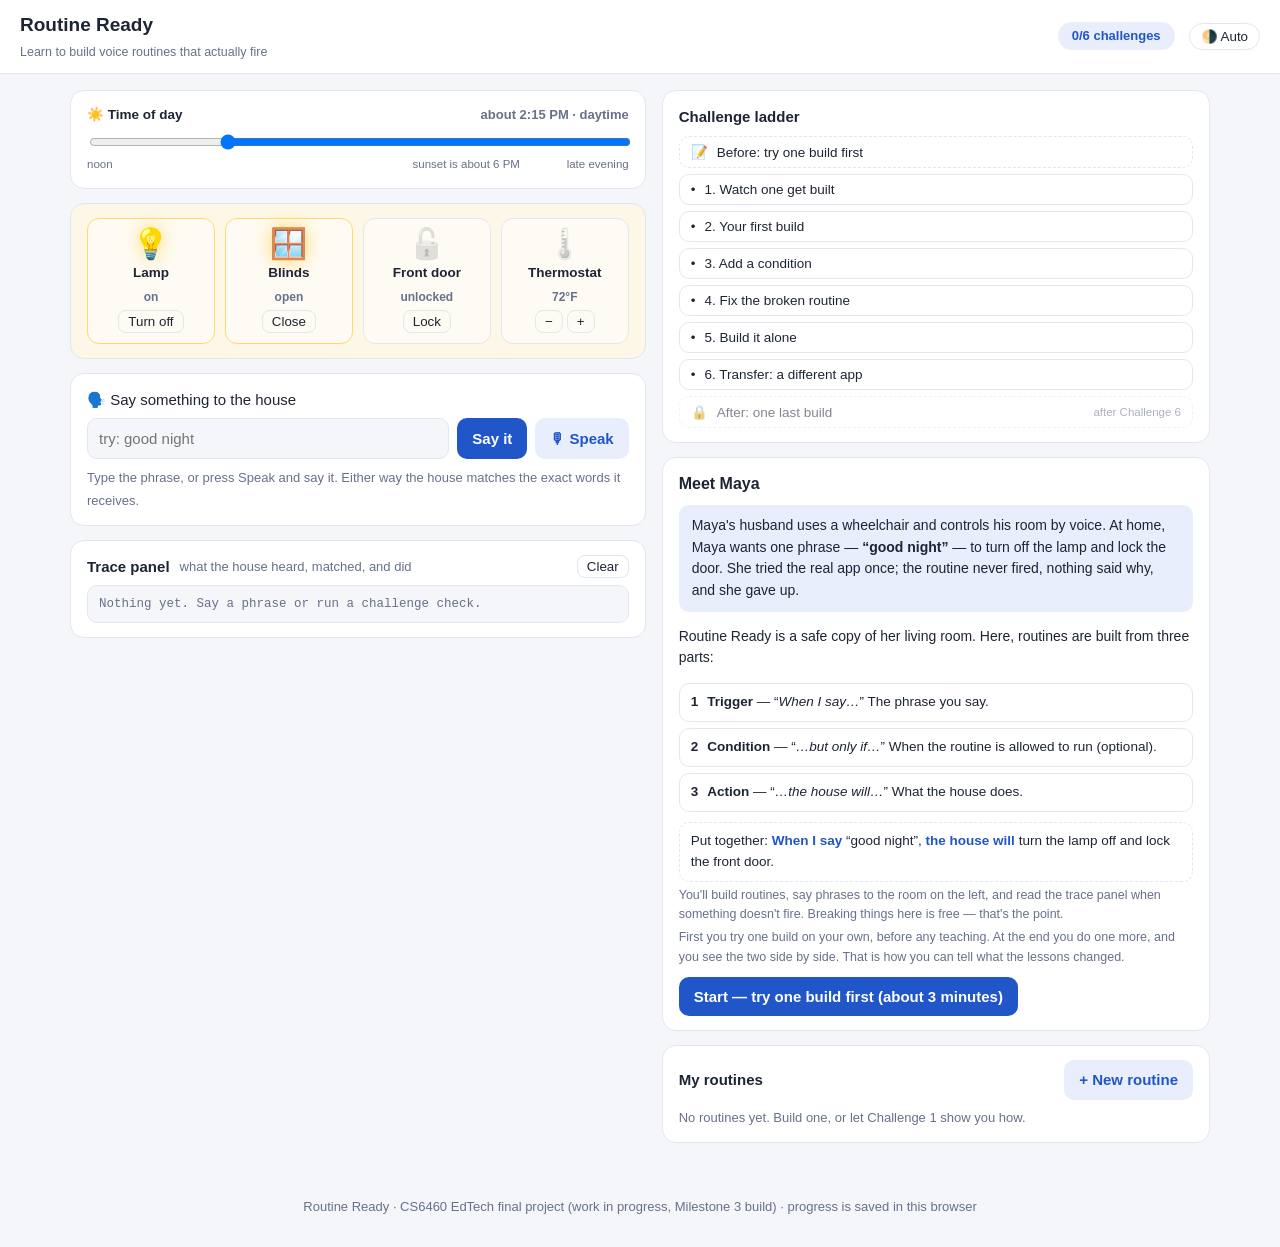
<file: index.html>
<!doctype html>
<html lang="en">
<head>
<meta charset="utf-8">
<meta name="viewport" content="width=device-width, initial-scale=1">
<title>Routine Ready</title>
<link rel="stylesheet" href="style.css">
</head>
<body>
<header>
  <div class="brand">
    <h1>Routine Ready</h1>
    <small>Learn to build voice routines that actually fire</small>
  </div>
  <span class="progress" id="progress"></span>
  <button id="themeBtn" class="theme" title="Theme (Auto follows your system)"></button>
</header>

<main>
  <!-- ============ left: the simulated room ============ -->
  <section class="sim">
    <div class="card sunCard">
      <label for="sun">☀️ Time of day <span class="mut" id="sunLabel"></span></label>
      <input type="range" id="sun" min="0" max="100" value="75" aria-describedby="sunEnds">
      <div class="sunEnds mut" id="sunEnds"><span>noon</span><span>sunset is about 6 PM</span><span>late evening</span></div>
    </div>

    <div class="room card" id="roomBox">
      <div class="device" id="d-light">
        <div class="icon" id="lightIcon">💡</div>
        <b>Lamp</b><span class="state" id="lightState"></span>
        <button class="mini" id="lightBtn"></button>
      </div>
      <div class="device" id="d-blinds">
        <div class="icon" id="blindsIcon">🪟</div>
        <b>Blinds</b><span class="state" id="blindsState"></span>
        <button class="mini" id="blindsBtn"></button>
      </div>
      <div class="device" id="d-lock">
        <div class="icon" id="lockIcon">🔓</div>
        <b>Front door</b><span class="state" id="lockState"></span>
        <button class="mini" id="lockBtn"></button>
      </div>
      <div class="device" id="d-thermo">
        <div class="icon">🌡️</div>
        <b>Thermostat</b><span class="state" id="tempState"></span>
        <span class="mini2"><button class="mini" id="tempDown">−</button><button class="mini" id="tempUp">+</button></span>
      </div>
    </div>

    <div class="card say">
      <label for="sayBox">🗣️ Say something to the house</label>
      <div class="sayRow">
        <input id="sayBox" type="text" placeholder='try: good night' autocomplete="off">
        <button class="btn" id="sayBtn">Say it</button>
        <button class="btn sec hidden" id="micBtn" title="Speak the phrase (uses your microphone)">🎙 Speak</button>
      </div>
      <small class="mut" id="sayNote">Type the phrase. The house matches the exact words it receives.</small>
    </div>

    <div class="card trace">
      <div class="traceHead"><b>Trace panel</b><span class="mut">what the house heard, matched, and did</span><button class="mini" id="clearTrace">Clear</button></div>
      <div id="traceLog" class="traceLog"><div class="tl dim">Nothing yet. Say a phrase or run a challenge check.</div></div>
    </div>
  </section>

  <!-- ============ right: learning panel ============ -->
  <section class="panel">
    <div class="card" id="ladderCard">
      <b>Challenge ladder</b>
      <div id="ladder" class="ladder"></div>
    </div>

    <div class="card" id="activePanel"></div>

    <div class="card">
      <div class="traceHead"><b>My routines</b><button class="btn sec" id="newRoutine">+ New routine</button></div>
      <div id="routineList" class="routineList"></div>
    </div>

    <div class="card hidden" id="editorCard"></div>

    <div class="card hidden" id="sheetCard"></div>
  </section>
</main>

<footer class="mut">Routine Ready · CS6460 EdTech final project (work in progress, Milestone 3 build) · progress is saved in this browser</footer>

<script src="challenges.js"></script>
<script src="app.js"></script>
</body>
</html>
</file>
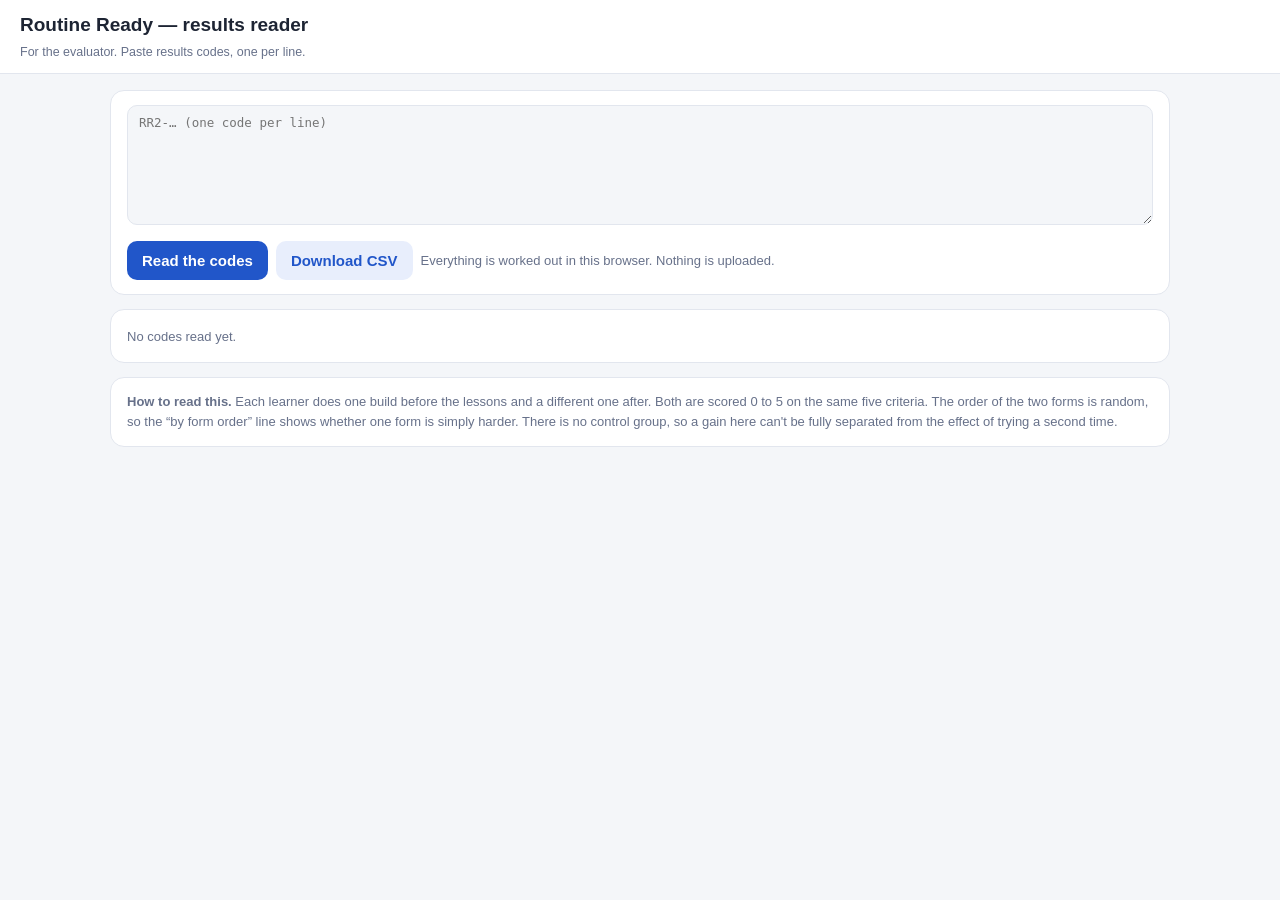
<file: results.html>
<!doctype html>
<html lang="en">
<head>
<meta charset="utf-8">
<meta name="viewport" content="width=device-width, initial-scale=1">
<title>Routine Ready — results reader</title>
<link rel="stylesheet" href="style.css">
<style>
  main{display:block;max-width:1100px}
  textarea{font:12.5px/1.5 ui-monospace,SFMono-Regular,Menlo,monospace;width:100%;min-height:120px;padding:8px 11px;border:1px solid var(--line);border-radius:10px;background:var(--bg);color:var(--ink)}
  .stats{display:grid;grid-template-columns:repeat(auto-fit,minmax(150px,1fr));gap:10px;margin:10px 0}
  .stat{border:1px solid var(--line);border-radius:10px;padding:9px 12px}
  .stat b{display:block;font-size:20px}
  .scroll{overflow-x:auto}
  table.sheet td,table.sheet th{white-space:nowrap;text-align:center}
</style>
</head>
<body>
<header>
  <div class="brand"><h1>Routine Ready — results reader</h1><small>For the evaluator. Paste results codes, one per line.</small></div>
</header>
<main>
  <div class="card">
    <textarea id="codes" placeholder="RR2-… (one code per line)"></textarea>
    <div class="panelRow"><button class="btn" id="read">Read the codes</button><button class="btn sec" id="csv">Download CSV</button>
      <span class="mut">Everything is worked out in this browser. Nothing is uploaded.</span></div>
  </div>
  <div class="card" id="out"><span class="mut">No codes read yet.</span></div>
  <div class="card mut">
    <b>How to read this.</b> Each learner does one build before the lessons and a different one after. Both are scored 0 to 5 on the same five criteria. The order of the two forms is random, so the “by form order” line shows whether one form is simply harder. There is no control group, so a gain here can't be fully separated from the effect of trying a second time.
  </div>
</main>
<script>
"use strict";
const $ = s => document.querySelector(s);
const esc = s => String(s).replace(/[&<>"]/g, c => ({"&":"&amp;","<":"&lt;",">":"&gt;",'"':"&quot;"}[c]));
const mean = a => a.length ? a.reduce((s, v) => s + v, 0) / a.length : NaN;
const sd = a => { if (a.length < 2) return NaN; const m = mean(a); return Math.sqrt(a.reduce((s, v) => s + (v - m) ** 2, 0) / (a.length - 1)); };
const f1 = v => Number.isFinite(v) ? v.toFixed(2) : "–";
const digits = s => String(s).split("").map(Number);
let rows = [];

/* one results code -> one flat row (null where a part is missing) */
function decode(code){
  const m = /^RR([12])-(.+)$/.exec(code.trim());
  if (!m) return null;
  let d; try { d = JSON.parse(atob(m[2])); } catch(e){ return null; }
  const c = m[1] === "1" ? d : d.c;
  if (!Array.isArray(c)) return null;
  const build = b => Array.isArray(b) ? { form:b[0], score:digits(b[1]).reduce((s, v) => s + v, 0), crit:b[1], secs:b[2], conf:mean(digits(b[3])) } : null;
  const a = m[1] === "2" ? build(d.a) : null, b = m[1] === "2" ? build(d.b) : null;
  const j = m[1] === "2" && Array.isArray(d.j) ? d.j : [];
  const mins = c.map(r => r[2]).filter(v => v >= 0);
  return {
    version: +m[1],
    experience: m[1] === "2" && d.x != null ? (d.x ? "built before" : "new") : "",
    order: a && b ? a.form + " then " + b.form : "",
    pre: a ? a.score : null, post: b ? b.score : null,
    gain: a && b ? b.score - a.score : null,
    preCrit: a ? a.crit : "", postCrit: b ? b.crit : "",
    preSecs: a ? a.secs : null, postSecs: b ? b.secs : null,
    preConf: a ? a.conf : null, postConf: b ? b.conf : null,
    attempts: c.reduce((s, r) => s + r[0], 0), hints: c.reduce((s, r) => s + r[1], 0),
    minutes: mins.length ? Math.max(...mins) : null,
    c6tries: c[5] ? c[5][0] : null,
    q1first: j[0] ? j[0][0] : null, q2first: j[1] ? j[1][0] : null
  };
}
const COLS = [["experience","Experience"],["order","Form order"],["pre","Before (0-5)"],["post","After (0-5)"],["gain","Gain"],
  ["preCrit","Before criteria"],["postCrit","After criteria"],["preSecs","Before secs"],["postSecs","After secs"],
  ["preConf","Conf. before"],["postConf","Conf. after"],["attempts","Checks run"],["hints","Hints"],["minutes","Minutes to C6"],
  ["c6tries","C6 tries"],["q1first","Q1 first try"],["q2first","Q2 first try"]];
const cell = v => v == null || v === "" ? "–" : typeof v === "number" && !Number.isInteger(v) ? v.toFixed(1) : esc(v);

function read(){
  const lines = $("#codes").value.split(/\s+/).filter(Boolean);
  rows = []; let bad = 0;
  for (const l of lines){ const r = decode(l); if (r) rows.push(r); else bad++; }
  if (!rows.length){ $("#out").innerHTML = `<span class="mut">No valid codes found${bad ? ` (${bad} line${bad > 1 ? "s" : ""} could not be read)` : ""}.</span>`; return; }
  const pairs = rows.filter(r => r.gain != null), g = pairs.map(r => r.gain);
  const t = pairs.length > 1 && sd(g) > 0 ? mean(g) / (sd(g) / Math.sqrt(pairs.length)) : NaN;
  const byOrder = o => pairs.filter(r => r.order.startsWith(o)).map(r => r.gain);
  const conf = rows.filter(r => r.preConf != null && r.postConf != null);
  const stat = (label, v) => `<div class="stat"><span class="mut">${label}</span><b>${v}</b></div>`;
  $("#out").innerHTML = `
    <b>${rows.length} learner${rows.length > 1 ? "s" : ""}</b> <span class="mut">${pairs.length} with both builds${bad ? ` · ${bad} line${bad > 1 ? "s" : ""} could not be read` : ""}</span>
    <div class="stats">
      ${stat("Mean before", f1(mean(pairs.map(r => r.pre))))}
      ${stat("Mean after", f1(mean(pairs.map(r => r.post))))}
      ${stat("Mean gain (SD)", `${f1(mean(g))} (${f1(sd(g))})`)}
      ${stat("Better / same / worse", `${g.filter(v => v > 0).length} / ${g.filter(v => v === 0).length} / ${g.filter(v => v < 0).length}`)}
      ${stat("Paired t (df)", Number.isFinite(t) ? `${t.toFixed(2)} (${pairs.length - 1})` : "–")}
      ${stat("Confidence before → after", `${f1(mean(conf.map(r => r.preConf)))} → ${f1(mean(conf.map(r => r.postConf)))}`)}
    </div>
    <p class="explain">By form order — mean gain when form A came first: <b>${f1(mean(byOrder("A")))}</b> (n=${byOrder("A").length}); when form B came first: <b>${f1(mean(byOrder("B")))}</b> (n=${byOrder("B").length}).
      Criteria are shown as five digits: phrase, condition, actions, runs when it should, stays quiet when it should.</p>
    <div class="scroll"><table class="sheet"><tr><th>#</th>${COLS.map(c => `<th>${c[1]}</th>`).join("")}</tr>
      ${rows.map((r, i) => `<tr><td>${i + 1}</td>${COLS.map(c => `<td>${cell(r[c[0]])}</td>`).join("")}</tr>`).join("")}</table></div>`;
}
$("#read").onclick = read;
$("#csv").onclick = () => {
  if (!rows.length) read();
  if (!rows.length) return;
  const q = v => v == null ? "" : `"${String(v).replace(/"/g, '""')}"`;
  const text = [COLS.map(c => q(c[1])).join(",")].concat(rows.map(r => COLS.map(c => q(r[c[0]])).join(","))).join("\n");
  const a = document.createElement("a");
  a.href = URL.createObjectURL(new Blob([text], {type:"text/csv"})); a.download = "routine_ready_results.csv"; a.click();
};
</script>
</body>
</html>
</file>
<file: style.css>
:root{
  --bg:#f4f6f9; --card:#ffffff; --ink:#1d2433; --mut:#67718a; --line:#e2e6ee;
  --acc:#2156c9; --acc-soft:#e8eefc; --ok:#187f4c; --ok-soft:#e3f5ec;
  --bad:#c23a34; --bad-soft:#fdecea; --warn:#9a6700; --warn-soft:#fff3d6;
  --room-day:#fdf7e8; --room-night:#232a42; --glow:#ffd96b;
}
@media (prefers-color-scheme:dark){
  :root:not([data-theme="light"]){
    --bg:#121520; --card:#1b2130; --ink:#e8ebf4; --mut:#97a0b8; --line:#2b3348;
    --acc:#7aa2ff; --acc-soft:#223052; --ok:#4cc98a; --ok-soft:#1c3a2b;
    --bad:#ef7b7b; --bad-soft:#452127; --warn:#e2b93d; --warn-soft:#3d3416;
    --room-day:#3a3626; --room-night:#171c30; --glow:#e8bd4a;
    color-scheme:dark;
  }
}
:root[data-theme="dark"]{
  --bg:#121520; --card:#1b2130; --ink:#e8ebf4; --mut:#97a0b8; --line:#2b3348;
  --acc:#7aa2ff; --acc-soft:#223052; --ok:#4cc98a; --ok-soft:#1c3a2b;
  --bad:#ef7b7b; --bad-soft:#452127; --warn:#e2b93d; --warn-soft:#3d3416;
  --room-day:#3a3626; --room-night:#171c30; --glow:#e8bd4a;
  color-scheme:dark;
}
*{box-sizing:border-box}
body{margin:0;background:var(--bg);color:var(--ink);font:15px/1.55 -apple-system,BlinkMacSystemFont,"Segoe UI",Roboto,sans-serif}
header{position:sticky;top:0;z-index:10;display:flex;align-items:center;gap:14px;background:var(--card);border-bottom:1px solid var(--line);padding:10px 20px;flex-wrap:wrap}
.brand h1{font-size:19px;margin:0}
.brand small{color:var(--mut)}
.progress{margin-left:auto;font-weight:700;color:var(--acc);background:var(--acc-soft);border-radius:999px;padding:4px 14px;font-size:13px}
.theme{font:600 12.5px/1.4 inherit;padding:5px 11px;border-radius:999px;border:1px solid var(--line);background:none;color:inherit;cursor:pointer}
main{max-width:1180px;margin:0 auto;padding:16px 20px 40px;display:grid;grid-template-columns:minmax(0,1.05fr) minmax(0,1fr);gap:16px;align-items:start}
@media (max-width:900px){main{grid-template-columns:1fr}}
footer{text-align:center;padding:0 20px 30px;font-size:12.5px}
.card{background:var(--card);border:1px solid var(--line);border-radius:14px;padding:14px 16px;margin-bottom:14px}
.mut{color:var(--mut);font-size:13px}
.hidden{display:none}
.btn{font:inherit;font-weight:600;border:0;border-radius:10px;padding:8px 15px;cursor:pointer;background:var(--acc);color:#fff}
.btn.sec{background:var(--acc-soft);color:var(--acc)}
.btn:disabled{opacity:.5;cursor:default}
.mini{font:600 12px/1.3 inherit;border:1px solid var(--line);background:none;color:inherit;border-radius:8px;padding:3px 9px;cursor:pointer}
.mini2{display:flex;gap:4px;justify-content:center}

/* room */
.sunCard label{display:flex;justify-content:space-between;font-weight:600;font-size:13.5px}
.sunCard input{width:100%;margin-top:8px;direction:rtl}   /* rtl: time runs left (noon) to right (night) */
.sunEnds{display:flex;justify-content:space-between;font-size:11.5px;position:relative}
.sunEnds span:nth-child(2){position:absolute;left:70%;transform:translateX(-50%)}   /* dark starts at 70% along */
.sentence{border:1px dashed var(--line);border-radius:10px;padding:8px 11px;margin:10px 0 0;font-size:13.5px}
.sentence b{color:var(--acc)}
#micBtn.rec{background:var(--bad);color:#fff}
.room{display:grid;grid-template-columns:repeat(auto-fit,minmax(118px,1fr));gap:10px;background:var(--room-day);transition:background .5s}
.room.night{background:var(--room-night)}
.room.night .device{color:#dfe4f2}
.device{background:rgba(255,255,255,.55);border:1px solid var(--line);border-radius:12px;padding:10px 8px;text-align:center;display:flex;flex-direction:column;gap:4px;align-items:center;font-size:13.5px}
.room.night .device{background:rgba(20,24,40,.55)}
.device .icon{font-size:30px;line-height:1;filter:grayscale(1) opacity(.35);transition:filter .3s, text-shadow .3s}
.device.on .icon{filter:none;text-shadow:0 0 18px var(--glow)}
.device{transition:border-color .3s}
.device.on{border-color:var(--glow)}
.device .state{font-weight:700}
.device .state{font-size:12px;color:var(--mut)}
.room.night .device .state{color:#aab3cf}

/* say + trace */
.sayRow{display:flex;gap:8px;margin:6px 0}
.sayRow input{flex:1;font:inherit;padding:8px 11px;border:1px solid var(--line);border-radius:10px;background:var(--bg);color:var(--ink)}
.traceHead{display:flex;align-items:center;gap:10px;margin-bottom:6px}
.traceHead .mini,.traceHead .btn{margin-left:auto}
.traceLog{max-height:230px;overflow-y:auto;font:12.5px/1.6 ui-monospace,SFMono-Regular,Menlo,monospace;background:var(--bg);border:1px solid var(--line);border-radius:10px;padding:8px 11px}
.tl{white-space:pre-wrap}
.tl.ok{color:var(--ok)} .tl.bad{color:var(--bad)} .tl.warn{color:var(--warn);font-weight:700} .tl.dim{color:var(--mut)}

/* ladder */
.ladder{display:flex;flex-direction:column;gap:6px;margin-top:8px}
.chip{display:flex;gap:9px;align-items:center;border:1px solid var(--line);border-radius:10px;padding:7px 11px;cursor:pointer;font-size:13.5px;background:none;color:inherit;text-align:left;font-family:inherit;width:100%}
.chip:hover{border-color:var(--acc)}
.chip.cur{border-color:var(--acc);background:var(--acc-soft)}
.chip.done{border-color:var(--ok)}
.chip.lock{opacity:.55;cursor:default}
.chip .st{margin-left:auto;font-size:11.5px;font-weight:700;white-space:nowrap}
.chip.done .st{color:var(--ok)}
.chip .st.lockTag{color:var(--mut);font-weight:500}

/* active panel */
#activePanel{scroll-margin-top:86px}   /* clear the sticky header when scrolled to */
#activePanel h2{font-size:16px;margin:0 0 6px}
.goal{background:var(--acc-soft);border-radius:10px;padding:10px 13px;margin:8px 0;font-size:14px}
.support{font-size:12.5px;color:var(--mut);margin-bottom:8px}
.crit{display:flex;gap:9px;align-items:flex-start;border:1px solid var(--line);border-radius:10px;padding:8px 11px;margin:6px 0;font-size:13.5px}
.crit.pass{border-color:var(--ok);background:var(--ok-soft)}
.crit.fail{border-color:var(--bad);background:var(--bad-soft)}
.crit .mark{font-weight:800}
.crit.pass .mark{color:var(--ok)} .crit.fail .mark{color:var(--bad)}
.crit .fb{display:block;font-size:12.5px;color:var(--mut);margin-top:3px}
.hintBox{background:var(--warn-soft);border:1px solid var(--warn);border-radius:10px;padding:8px 12px;margin:8px 0;font-size:13.5px}
.doneBanner{background:var(--ok-soft);border:1px solid var(--ok);color:var(--ok);font-weight:700;border-radius:10px;padding:9px 13px;margin:8px 0}
.panelRow{display:flex;gap:8px;flex-wrap:wrap;margin-top:10px;align-items:center}

/* routines */
.routineList{margin-top:8px}
.rt{border:1px solid var(--line);border-radius:10px;padding:8px 11px;margin:6px 0;font-size:13.5px}
.rt .head{display:flex;gap:8px;align-items:center;font-weight:700}
.rt .head .mini{margin-left:auto}
.rt .detail{color:var(--mut);font-size:12.5px;margin-top:2px}

/* editor */
.steps{display:flex;gap:6px;margin:8px 0 12px}
.steps span{font-size:12px;font-weight:700;border-radius:999px;padding:3px 11px;background:var(--bg);border:1px solid var(--line);color:var(--mut)}
.steps span.cur{background:var(--acc);border-color:var(--acc);color:#fff}
.field{margin:9px 0}
.field label{display:block;font-weight:600;font-size:13px;margin-bottom:4px}
.field input[type=text],.field input[type=number],.field select{font:inherit;width:100%;padding:8px 11px;border:1px solid var(--line);border-radius:10px;background:var(--bg);color:var(--ink)}
.radio,.actRow{display:flex;gap:9px;align-items:center;border:1px solid var(--line);border-radius:10px;padding:8px 11px;margin:6px 0;cursor:pointer;font-size:13.5px}
.radio.on,.actRow.on{border-color:var(--acc);background:var(--acc-soft)}
.actRow select{margin-left:auto;font:inherit;padding:4px 8px;border-radius:8px;border:1px solid var(--line);background:var(--card);color:var(--ink)}
.actRow input[type=number]{width:70px;margin-left:auto;font:inherit;padding:4px 8px;border-radius:8px;border:1px solid var(--line);background:var(--card);color:var(--ink)}
.explain{font-size:12.5px;color:var(--mut);margin:4px 0 0}

/* rule editor (mode two) */
.ruleBlock{display:flex;gap:9px;align-items:center;flex-wrap:wrap;border:1px solid var(--line);border-left:4px solid var(--acc);border-radius:10px;padding:9px 11px;margin:8px 0;font-size:13.5px}
.ruleBlock.col{flex-direction:column;align-items:stretch}
.ruleBlock.col > div:first-child{display:flex;gap:9px;align-items:center}
.kw{font:800 12px/1 ui-monospace,SFMono-Regular,Menlo,monospace;letter-spacing:.06em;color:var(--acc);background:var(--acc-soft);border-radius:6px;padding:5px 8px}
.ruleBlock input[type=text]{flex:1;min-width:140px}
.ruleBlock input,.ruleBlock select{font:inherit;padding:6px 9px;border:1px solid var(--line);border-radius:8px;background:var(--bg);color:var(--ink)}
.ruleBlock input[type=number]{width:70px}
.ruleRow{display:flex;gap:8px;align-items:center;flex-wrap:wrap}
.ruleRow .mini{margin-left:auto}

/* completion */
.finish{border:1px solid var(--ok);border-radius:10px;padding:11px 13px;margin-top:12px;font-size:13.5px}
.finish label{display:block;font-weight:600;font-size:13px;margin-top:8px}
.finish input{font:12.5px/1.4 ui-monospace,SFMono-Regular,Menlo,monospace}

/* quick checks + confidence ratings */
.quick{border:1px solid var(--acc);border-radius:10px;padding:10px 12px;margin:10px 0;font-size:13.5px}
.quick p{margin:6px 0 8px}
.opt{display:block;width:100%;text-align:left;font:inherit;font-size:13.5px;border:1px solid var(--line);border-radius:10px;padding:8px 11px;margin:6px 0;background:none;color:inherit;cursor:pointer}
.opt:hover:not(:disabled){border-color:var(--acc)}
.opt:disabled{cursor:default;opacity:.75}
.opt.right{border-color:var(--ok);background:var(--ok-soft);opacity:1}
.opt.wrong{border-color:var(--bad);background:var(--bad-soft)}
.quick .fb{border-radius:8px;padding:7px 10px;margin-top:6px;font-size:13px}
.quick .fb.right{background:var(--ok-soft);color:var(--ok)}
.quick .fb.wrong{background:var(--bad-soft);color:var(--bad)}
.confRow{display:flex;gap:10px;align-items:center;justify-content:space-between;margin:8px 0}
.confBtns{display:flex;gap:4px;flex:none}
.opt.num{display:inline-block;width:34px;text-align:center;margin:0;padding:6px 0;font-weight:700}
.opt.sel{border-color:var(--acc);background:var(--acc);color:#fff}
.chip.probe{border-style:dashed}

/* take-home sheet + before/after table */
table.sheet{width:100%;border-collapse:collapse;font-size:13px;margin:10px 0 4px}
table.sheet th,table.sheet td{border:1px solid var(--line);padding:7px 9px;text-align:left;vertical-align:top}
table.sheet th{background:var(--acc-soft);font-size:12.5px}
table.ba td:nth-child(n+2),table.ba th:nth-child(n+2){text-align:center;width:24%}
table.ba .tot td{font-weight:800}
.yes{color:var(--ok);font-weight:800}.no{color:var(--bad);font-weight:800}
#sheetCard textarea{font:inherit;width:100%;padding:8px 11px;border:1px solid var(--line);border-radius:10px;background:var(--bg);color:var(--ink);resize:vertical}
@media print{
  /* print the sheet in light colours whatever theme is on screen (dark text on paper) */
  :root:root:root{
    --bg:#fff; --card:#fff; --ink:#111; --mut:#444; --line:#bbb;
    --acc:#1a3f99; --acc-soft:#eef2fb; --ok:#187f4c; --ok-soft:#fff; --bad:#c23a34; --bad-soft:#fff;
    color-scheme:light;
  }
  header,footer,.sim,.panel > .card:not(#sheetCard),.noPrint{display:none !important}
  main{display:block;padding:0}
  body{background:#fff;color:#000}
  #sheetCard{border:0;margin:0;padding:0}
}
</file>
